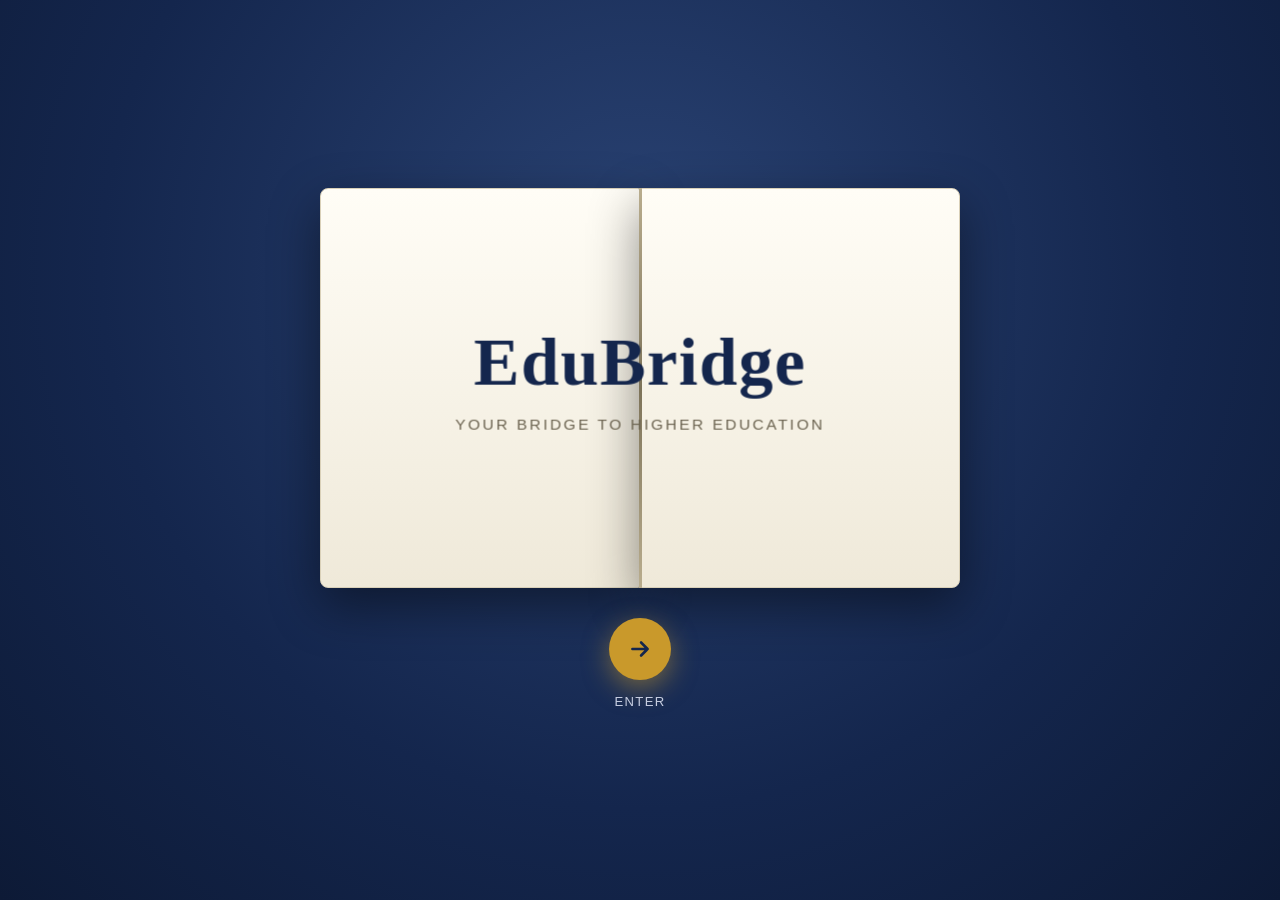
<file: frontend/classic.html>
<!doctype html>
<html lang="en">
<head>
<meta charset="UTF-8">
<meta name="viewport" content="width=device-width, initial-scale=1.0">
<title>EduBridge</title>
<link rel="stylesheet" href="css/style.css">
<style>
body {
  min-height: 100vh;
  display: grid;
  place-items: center;
  background: radial-gradient(circle at 50% 30%, #2a4374 0%, #14264d 60%, #0d1a36 100%);
  overflow: hidden;
}

.stage { perspective: 2000px; text-align: center; }

.book {
  position: relative;
  width: min(86vw, 640px);
  height: min(60vh, 400px);
  transform-style: preserve-3d;
}

/* ---- inner spread, revealed once the cover swings open ---- */

.page {
  position: absolute;
  top: 0;
  width: 50%;
  height: 100%;
  background: linear-gradient(180deg, #fffdf6, #efe9d9);
  border: 1px solid #d9d0b8;
  box-shadow: 0 18px 50px rgba(0, 0, 0, 0.45);
}

.page-left { left: 0; border-radius: 8px 2px 2px 8px; }
.page-right { right: 0; border-radius: 2px 8px 8px 2px; }

.spine {
  position: absolute;
  left: 50%;
  top: 0;
  width: 3px;
  height: 100%;
  margin-left: -1.5px;
  background: linear-gradient(180deg, #b9ad8e, #7d7359, #b9ad8e);
}

.title-block {
  position: absolute;
  inset: 0;
  display: grid;
  place-items: center;
  opacity: 0;
  /* Clear of the spine seam, which would otherwise slice the wordmark. */
  transform: translateZ(40px);
  animation: reveal-title 1s ease 2.5s forwards;
}

@keyframes reveal-title {
  from { opacity: 0; transform: translateZ(40px) translateY(14px); }
  to   { opacity: 1; transform: translateZ(40px) translateY(0); }
}

.landing-title {
  font-family: var(--font-serif);
  font-size: clamp(2.4rem, 8vw, 4.2rem);
  color: var(--navy-900);
  margin: 0;
  letter-spacing: 0.02em;
}

.landing-tagline {
  color: #6b6350;
  font-size: clamp(0.72rem, 2.2vw, 0.95rem);
  margin-top: 8px;
  letter-spacing: 0.16em;
  text-transform: uppercase;
}

/* ---- front cover: reads "Higher Education", then swings open ---- */

.cover {
  position: absolute;
  inset: 0;
  display: grid;
  place-items: center;
  background:
    repeating-linear-gradient(90deg, rgba(255,255,255,0.028) 0 2px, transparent 2px 5px),
    linear-gradient(145deg, #2c4573 0%, #1b2f56 48%, #12233f 100%);
  border-radius: 8px;
  border: 1px solid #0d1a33;
  box-shadow: 0 24px 60px rgba(0, 0, 0, 0.55);
  transform-origin: left center;
  backface-visibility: hidden;
  transform: translateZ(2px);
  animation: open-cover 1.7s cubic-bezier(0.38, 0.02, 0.2, 1) 1.5s forwards;
}

@keyframes open-cover {
  from { transform: translateZ(2px) rotateY(0deg); }
  to   { transform: translateZ(2px) rotateY(-168deg); }
}

.cover-inner { padding: 0 26px; }

.cover-rule {
  width: 54px;
  height: 2px;
  background: var(--gold-500);
  margin: 0 auto 18px;
  opacity: 0.9;
}

.cover-title {
  font-family: var(--font-serif);
  color: #f0e3c2;
  font-size: clamp(1.6rem, 5.2vw, 2.9rem);
  margin: 0;
  line-height: 1.25;
  letter-spacing: 0.04em;
}

.cover-sub {
  color: var(--gold-500);
  font-size: clamp(0.64rem, 1.9vw, 0.8rem);
  letter-spacing: 0.3em;
  text-transform: uppercase;
  margin-top: 16px;
}

/* ---- enter arrow ---- */

.enter {
  margin-top: 30px;
  opacity: 0;
  animation: fade-up-flat 0.9s ease 3.3s forwards;
}

@keyframes fade-up-flat {
  from { opacity: 0; transform: translateY(14px); }
  to   { opacity: 1; transform: translateY(0); }
}

.enter-link {
  display: inline-grid;
  place-items: center;
  width: 62px;
  height: 62px;
  border-radius: 50%;
  background: var(--gold-500);
  color: var(--navy-900);
  text-decoration: none;
  box-shadow: 0 8px 26px rgba(201, 153, 43, 0.5);
  transition: transform 0.2s ease, background 0.2s ease;
}

.enter-link:hover { transform: scale(1.09); background: var(--gold-400); }

.enter-link svg {
  width: 26px; height: 26px; fill: none; stroke: currentColor;
  stroke-width: 2.4; stroke-linecap: round; stroke-linejoin: round;
}

.enter-label {
  display: block; margin-top: 12px; color: #c6cde0;
  font-size: 0.82rem; letter-spacing: 0.1em; text-transform: uppercase;
}

/* Skip straight to the opened state for anyone who asked for less motion. */
@media (prefers-reduced-motion: reduce) {
  .cover { animation: none; transform: translateZ(2px) rotateY(-168deg); }
  .title-block, .enter { animation: none; opacity: 1; }
  .title-block { transform: translateZ(40px); }
}
</style>
</head>
<body>

<div class="stage">
  <div class="book">
    <div class="page page-left"></div>
    <div class="page page-right"></div>
    <div class="spine"></div>

    <div class="title-block">
      <div>
        <h1 class="landing-title">EduBridge</h1>
        <p class="landing-tagline">Your bridge to higher education</p>
      </div>
    </div>

    <div class="cover">
      <div class="cover-inner">
        <div class="cover-rule"></div>
        <h2 class="cover-title">Higher Education</h2>
        <p class="cover-sub">Open to begin</p>
      </div>
    </div>
  </div>

  <div class="enter">
    <a class="enter-link" href="login.html" aria-label="Enter EduBridge">
      <svg viewBox="0 0 24 24" aria-hidden="true">
        <path d="M5 12h14M13 6l6 6-6 6"/>
      </svg>
    </a>
    <span class="enter-label">Enter</span>
  </div>
</div>

</body>
</html>
</file>
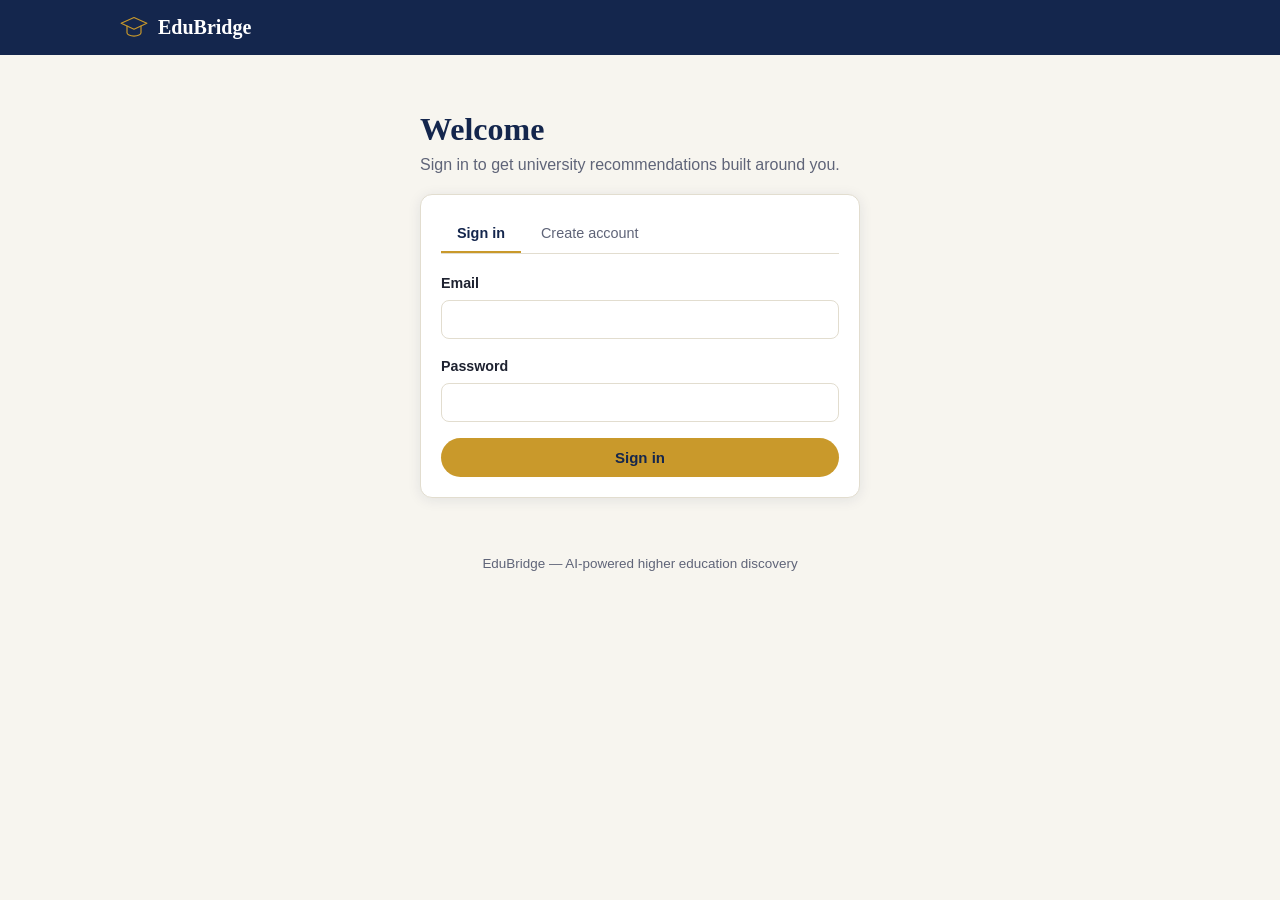
<file: frontend/login.html>
<!doctype html>
<html lang="en">
<head>
<meta charset="UTF-8">
<meta name="viewport" content="width=device-width, initial-scale=1.0">
<title>Sign in — EduBridge</title>
<link rel="stylesheet" href="css/style.css">
</head>
<body>

<header class="site-header">
  <div class="wrap header-inner">
    <a class="brand" href="index.html">
      <svg class="brand-mark" viewBox="0 0 48 48" aria-hidden="true">
        <path d="M24 6 L46 16 L24 26 L2 16 Z"/>
        <path d="M12 20.5 V32 C12 35 17 38 24 38 C31 38 36 35 36 32 V20.5"/>
      </svg>
      <span class="brand-name">EduBridge</span>
    </a>
  </div>
</header>

<main class="wrap-narrow panel">
  <h1 class="page-title">Welcome</h1>
  <p class="page-sub">Sign in to get university recommendations built around you.</p>

  <div class="card">
    <div class="tabs">
      <button class="tab-btn is-active" data-tab="login">Sign in</button>
      <button class="tab-btn" data-tab="signup">Create account</button>
    </div>

    <div class="tab-panel is-active" data-panel="login">
      <form id="login-form">
        <div class="field">
          <label for="login-email">Email</label>
          <input type="email" id="login-email" required autocomplete="email">
        </div>
        <div class="field">
          <label for="login-password">Password</label>
          <input type="password" id="login-password" required autocomplete="current-password">
        </div>
        <p class="error-text" id="login-error" hidden></p>
        <button class="btn btn-primary btn-block" type="submit">Sign in</button>
      </form>
    </div>

    <div class="tab-panel" data-panel="signup">
      <form id="signup-form">
        <div class="field">
          <label for="signup-name">Full name</label>
          <input type="text" id="signup-name" autocomplete="name">
        </div>
        <div class="field">
          <label for="signup-email">Email</label>
          <input type="email" id="signup-email" required autocomplete="email">
        </div>
        <div class="field">
          <label for="signup-password">Password</label>
          <input type="password" id="signup-password" required minlength="8" autocomplete="new-password">
          <p class="hint">At least 8 characters.</p>
        </div>
        <p class="error-text" id="signup-error" hidden></p>
        <button class="btn btn-primary btn-block" type="submit">Create account</button>
      </form>
    </div>
  </div>
</main>

<footer class="site-footer"><div class="wrap">EduBridge — AI-powered higher education discovery</div></footer>

<script src="js/common.js?v=3"></script>
<script>
document.querySelectorAll(".tab-btn").forEach((btn) => {
  btn.addEventListener("click", () => {
    document.querySelectorAll(".tab-btn").forEach((b) => b.classList.remove("is-active"));
    document.querySelectorAll(".tab-panel").forEach((p) => p.classList.remove("is-active"));
    btn.classList.add("is-active");
    document.querySelector(`.tab-panel[data-panel="${btn.dataset.tab}"]`).classList.add("is-active");
  });
});

function showError(id, message) {
  const el = document.getElementById(id);
  el.textContent = message;
  el.hidden = false;
}

document.getElementById("login-form").addEventListener("submit", async (event) => {
  event.preventDefault();
  document.getElementById("login-error").hidden = true;
  const button = event.target.querySelector("button");
  setBusy(button, true, "Signing in…");

  try {
    await api("/api/auth/login", {
      method: "POST",
      headers: { "Content-Type": "application/json" },
      body: JSON.stringify({
        email: document.getElementById("login-email").value,
        password: document.getElementById("login-password").value
      })
    });
    window.location.href = "dashboard.html";
  } catch (error) {
    showError("login-error", error.message);
    setBusy(button, false);
  }
});

document.getElementById("signup-form").addEventListener("submit", async (event) => {
  event.preventDefault();
  document.getElementById("signup-error").hidden = true;
  const button = event.target.querySelector("button");
  setBusy(button, true, "Creating…");

  try {
    await api("/api/auth/signup", {
      method: "POST",
      headers: { "Content-Type": "application/json" },
      body: JSON.stringify({
        full_name: document.getElementById("signup-name").value,
        email: document.getElementById("signup-email").value,
        password: document.getElementById("signup-password").value
      })
    });
    window.location.href = "dashboard.html";
  } catch (error) {
    showError("signup-error", error.message);
    setBusy(button, false);
  }
});
</script>
</body>
</html>
</file>
<file: frontend/css/style.css>
:root {
  --navy-900: #14264d;
  --navy-700: #24406f;
  --navy-500: #3d5f96;
  --gold-500: #c9992b;
  --gold-400: #e0b445;
  --paper: #f7f5ef;
  --paper-2: #fffdf8;
  --ink: #1e2230;
  --ink-muted: #5f6478;
  --line: #e2ddcf;
  --card-bg: #ffffff;
  --green: #2e7d55;
  --radius: 12px;
  --shadow: 0 2px 14px rgba(20, 38, 77, 0.09);
  --shadow-lg: 0 10px 34px rgba(20, 38, 77, 0.16);
  --font-serif: Georgia, "Times New Roman", serif;
  --font-sans: -apple-system, "Segoe UI", Roboto, Helvetica, Arial, sans-serif;
}

* { box-sizing: border-box; }

body {
  margin: 0;
  background: var(--paper);
  color: var(--ink);
  font-family: var(--font-sans);
  line-height: 1.55;
}

.wrap { max-width: 1080px; margin: 0 auto; padding-inline: 20px; }
.wrap-narrow { max-width: 480px; margin: 0 auto; padding-inline: 20px; }

h1, h2, h3 { font-family: var(--font-serif); color: var(--navy-900); line-height: 1.2; }
a { color: var(--navy-700); }

/* ---------- header ---------- */

.site-header { background: var(--navy-900); color: #fff; }

.header-inner {
  display: flex; align-items: center; justify-content: space-between;
  padding-block: 12px; gap: 16px; flex-wrap: wrap;
}

.brand { display: flex; align-items: center; gap: 10px; text-decoration: none; }

.brand-mark {
  width: 28px; height: 28px; fill: none; stroke: var(--gold-500);
  stroke-width: 2; stroke-linejoin: round; stroke-linecap: round;
}

.brand-name {
  font-family: var(--font-serif); font-size: 1.25rem;
  font-weight: bold; color: #fff;
}

.site-nav { display: flex; gap: 16px; flex-wrap: wrap; align-items: center; }
.site-nav a { color: #dbe0ee; text-decoration: none; font-size: 0.9rem; }
.site-nav a:hover, .site-nav a.is-current { color: var(--gold-400); }

.nav-user { font-size: 0.85rem; color: #aab3c9; }

/* ---------- buttons ---------- */

.btn {
  display: inline-block; border: none; border-radius: 999px;
  padding: 11px 26px; font-size: 0.94rem; font-weight: 600;
  cursor: pointer; text-decoration: none; font-family: inherit;
  transition: transform 0.15s ease, background 0.15s ease;
}
.btn:hover { transform: translateY(-1px); }
.btn-primary { background: var(--gold-500); color: var(--navy-900); }
.btn-primary:hover { background: var(--gold-400); }
.btn-secondary { background: var(--navy-700); color: #fff; }
.btn-secondary:hover { background: var(--navy-500); }
.btn-ghost {
  background: transparent; color: var(--navy-700);
  border: 1px solid var(--line);
}
.btn-block { display: block; width: 100%; text-align: center; }
.btn:disabled { opacity: 0.6; cursor: wait; transform: none; }

/* ---------- panels / cards ---------- */

.panel { padding-block: 34px; }
.panel h2 { font-size: 1.45rem; margin: 0 0 14px; }

.card {
  background: var(--card-bg); border: 1px solid var(--line);
  border-radius: var(--radius); box-shadow: var(--shadow); padding: 20px;
}

.hint { color: var(--ink-muted); font-size: 0.87rem; }
.error-text { color: #b3261e; font-size: 0.88rem; }

.page-title { margin-bottom: 4px; }
.page-sub { color: var(--ink-muted); margin-top: 0; }

/* ---------- forms ---------- */

input[type="file"], input[type="text"], input[type="email"],
input[type="password"], input[type="number"], textarea, select {
  width: 100%; padding: 10px 12px; border: 1px solid var(--line);
  border-radius: 8px; font-family: inherit; font-size: 0.95rem;
  background: #fff; color: var(--ink);
}
input:focus, textarea:focus, select:focus {
  outline: 2px solid var(--gold-400); outline-offset: 1px;
}
textarea { resize: vertical; }
label { display: block; font-weight: 600; margin-bottom: 6px; font-size: 0.89rem; }
.field { margin-bottom: 16px; }
.field-label { display: block; font-weight: 600; margin-bottom: 8px; }

.form-grid { display: grid; grid-template-columns: repeat(2, 1fr); gap: 16px; }
.field-wide { grid-column: 1 / -1; }

/* ---------- tabs ---------- */

.tabs { display: flex; gap: 4px; margin-bottom: 18px; border-bottom: 1px solid var(--line); flex-wrap: wrap; }
.tab-btn {
  background: none; border: none; padding: 10px 16px; font-size: 0.9rem;
  color: var(--ink-muted); cursor: pointer; border-bottom: 2px solid transparent;
  font-family: inherit;
}
.tab-btn.is-active { color: var(--navy-900); border-bottom-color: var(--gold-500); font-weight: 600; }
.tab-panel { display: none; }
.tab-panel.is-active { display: block; }

/* ---------- results ---------- */

.results-grid {
  display: grid; grid-template-columns: repeat(auto-fit, minmax(250px, 1fr));
  gap: 16px; margin-top: 18px;
}

.summary-box { margin-top: 14px; }
.summary-box p { margin: 0; font-size: 0.92rem; line-height: 1.5; color: var(--ink); }
.summary-box strong { color: var(--navy-700); }

.result-card {
  background: var(--card-bg); border: 1px solid var(--line);
  border-radius: var(--radius); box-shadow: var(--shadow); padding: 18px;
  display: flex; flex-direction: column; gap: 8px;
  text-decoration: none; color: inherit;
  transition: transform 0.15s ease, box-shadow 0.15s ease;
}
.result-card:hover { transform: translateY(-2px); box-shadow: var(--shadow-lg); }
.accommodation-card.is-selected { border-color: var(--gold-500); box-shadow: 0 0 0 2px var(--gold-400) inset; }
.result-card h3 { font-size: 1.02rem; margin: 0; }

.result-card-disabled {
  cursor: default; opacity: 0.6;
}
.result-card-disabled:hover { transform: none; box-shadow: var(--shadow); }
.result-meta { color: var(--ink-muted); font-size: 0.85rem; margin: 0; }

.match-score {
  align-self: flex-start; font-size: 0.7rem; font-weight: 700;
  letter-spacing: 0.04em; padding: 3px 10px; border-radius: 999px;
  background: #eef4ff; color: var(--navy-700); border: 1px solid #d3e0f5;
}

.compare-link {
  align-self: flex-start; margin-top: 2px; font-size: 0.78rem;
  color: var(--navy-700); text-decoration: none; font-weight: 600;
  border-bottom: 1px solid var(--line);
}
.compare-link:hover { color: var(--gold-600); border-bottom-color: var(--gold-500); }

.explain-link {
  align-self: flex-start; margin-top: 2px; font-size: 0.78rem;
  color: var(--navy-700); font-weight: 600; font-family: inherit;
  background: none; border: none; border-bottom: 1px solid var(--line);
  padding: 0; cursor: pointer;
}
.explain-link:hover { color: var(--gold-600); border-bottom-color: var(--gold-500); }
.explain-link:disabled { opacity: 0.6; cursor: wait; }

.save-link {
  align-self: flex-start; margin-top: 2px; font-size: 0.78rem;
  color: var(--navy-700); font-weight: 600; font-family: inherit;
  background: none; border: none; border-bottom: 1px solid var(--line);
  padding: 0; cursor: pointer;
}
.save-link:hover { color: var(--gold-600); border-bottom-color: var(--gold-500); }
.save-link:disabled { opacity: 0.6; cursor: wait; }
.save-link.is-saved { color: var(--gold-600); border-bottom-color: var(--gold-500); }

.explain-text { font-size: 0.85rem; line-height: 1.45; }

/* Markdown-lite output (renderMarkdown): bold, bullet lists and
   paragraphs rendered from model text in chat bubbles, explanations
   and the results summary. */
.msg-bot p, .explain-text p, .summary-box p { margin: 0 0 8px; }
.msg-bot p:last-child, .explain-text p:last-child, .summary-box p:last-child { margin-bottom: 0; }
.msg-bot ul, .explain-text ul, .summary-box ul { margin: 0 0 8px; padding-left: 20px; }
.msg-bot ul:last-child, .explain-text ul:last-child, .summary-box ul:last-child { margin-bottom: 0; }
.msg-bot li, .explain-text li, .summary-box li { margin-bottom: 3px; }

.summary-label {
  margin: 0 0 6px; font-size: 0.78rem; font-weight: 700;
  text-transform: uppercase; letter-spacing: 0.04em; color: var(--navy-700);
}

.badge-row { display: flex; flex-wrap: wrap; gap: 6px; }
.badge {
  background: var(--navy-900); color: var(--gold-400); font-size: 0.74rem;
  font-weight: 600; padding: 4px 10px; border-radius: 999px;
}
.badge-light { background: #eef1f7; color: var(--navy-700); }
.badge-muted { background: transparent; color: var(--ink-muted); border: 1px solid var(--line); }

/* ---------- stats ---------- */

.stat-grid {
  display: grid; grid-template-columns: repeat(auto-fit, minmax(160px, 1fr));
  gap: 14px; margin: 16px 0;
}
.stat {
  background: var(--paper-2); border: 1px solid var(--line);
  border-radius: var(--radius); padding: 14px;
}
.stat-label { font-size: 0.78rem; color: var(--ink-muted); text-transform: uppercase; letter-spacing: 0.06em; }
.stat-value { font-size: 1.32rem; font-weight: 700; color: var(--navy-900); font-family: var(--font-serif); }
.stat-value.muted { color: var(--ink-muted); font-size: 1rem; font-weight: 500; }

/* Estimated figures must never look like reported ones. */
.stat.is-estimated { background: #f4f6fa; border-style: dashed; }
.stat-value.estimated { color: var(--navy-700); }
.est-tag {
  background: var(--navy-700); color: #fff; font-size: 0.6rem;
  padding: 2px 7px; border-radius: 999px; margin-left: 7px;
  letter-spacing: 0.06em; text-transform: uppercase; vertical-align: middle;
  font-family: var(--font-sans); font-weight: 700;
}
.stat-note { font-size: 0.72rem; color: var(--ink-muted); margin-top: 5px; font-style: italic; }

.housing-compare { display: flex; flex-wrap: wrap; gap: 10px; margin: 12px 0; }
.compare-pill {
  background: var(--paper-2); border: 1px solid var(--line);
  border-radius: 999px; padding: 7px 14px; font-size: 0.83rem;
}
.compare-pill strong { color: var(--navy-900); }
.cheaper { color: var(--green); font-weight: 700; }
.pricier { color: #b3261e; font-weight: 700; }

/* ---------- tables ---------- */

.table-scroll { overflow-x: auto; }
table { border-collapse: collapse; width: 100%; font-size: 0.9rem; }
th, td { text-align: left; padding: 10px 12px; border-bottom: 1px solid var(--line); }
th { color: var(--ink-muted); font-weight: 600; font-size: 0.8rem; text-transform: uppercase; letter-spacing: 0.04em; }

.total-row th, .total-row td {
  font-weight: 700; color: var(--navy-900);
  border-top: 2px solid var(--line); border-bottom: 2px solid var(--line);
  background: var(--paper-2);
}
.total-row td { font-size: 1.05rem; }

/* ---------- chat ---------- */

.chat-log { display: flex; flex-direction: column; gap: 12px; margin-bottom: 18px; }
.msg { padding: 12px 16px; border-radius: var(--radius); max-width: 80%; white-space: pre-wrap; }
.msg-user { background: var(--navy-700); color: #fff; align-self: flex-end; }
.msg-bot { background: #fff; border: 1px solid var(--line); align-self: flex-start; }
.chat-form { display: flex; gap: 10px; }
.chat-form input { flex: 1; }

/* ---------- footer ---------- */

.site-footer { padding-block: 22px; text-align: center; color: var(--ink-muted); font-size: 0.84rem; }

/* ---------- responsive ---------- */

@media (max-width: 640px) {
  .form-grid { grid-template-columns: 1fr; }
  .msg { max-width: 92%; }
}
</file>
